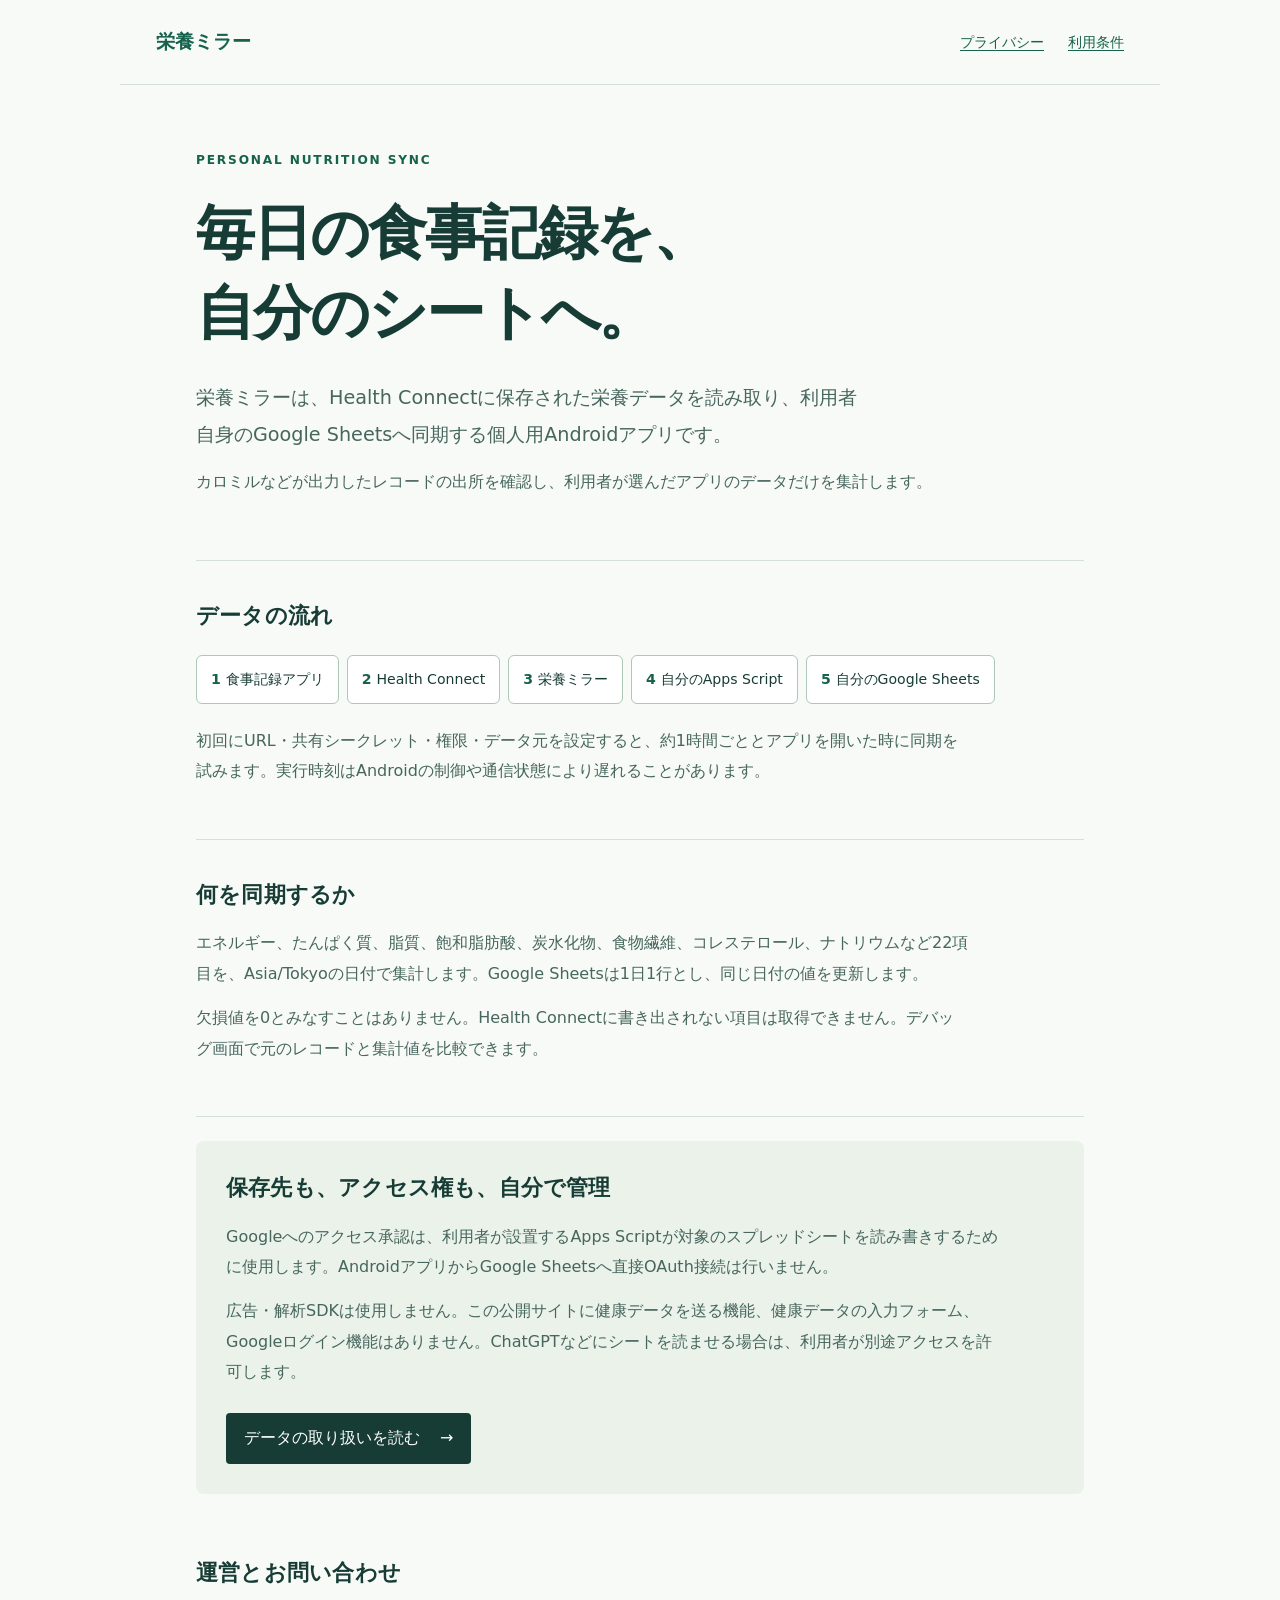
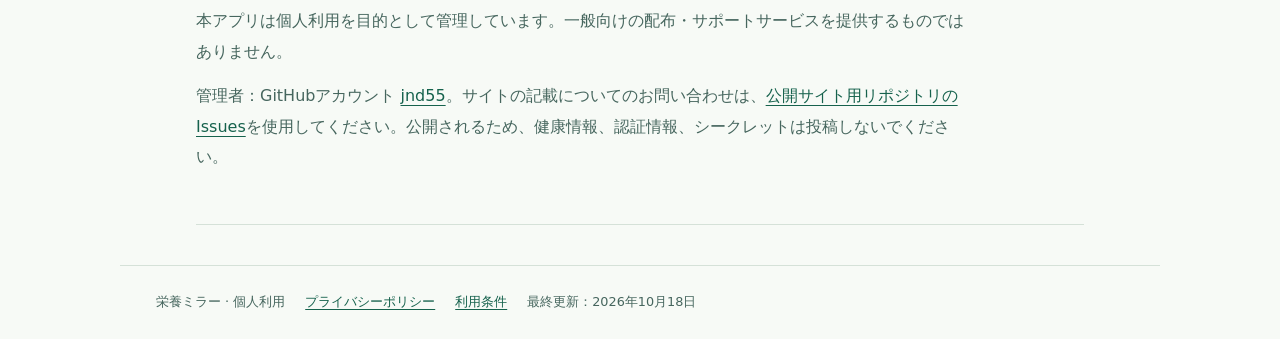
<file: index.html>
<!doctype html>
<html lang="ja">
<head>
  <meta charset="utf-8">
  <meta name="google-site-verification" content="fksKuAL34yP-K4wsZIamtt02cBmA-OXWm8RR5H4W42g" />
  <meta name="viewport" content="width=device-width,initial-scale=1">
  <meta name="description" content="栄養ミラーは、選択したアプリのHealth Connect栄養データを、自分のGoogle Sheetsへ日別に同期する個人用Androidアプリです。">
  <title>栄養ミラー｜個人用の食事データ同期</title>
  <link rel="stylesheet" href="style.css">
</head>
<body>
  <a class="skip" href="#main">本文へ移動</a>
  <header><a class="brand" href="index.html">栄養ミラー</a><nav aria-label="メイン"><a href="privacy.html">プライバシー</a><a href="terms.html">利用条件</a></nav></header>
  <main id="main">
    <section class="intro">
      <p class="eyebrow">PERSONAL NUTRITION SYNC</p>
      <h1>毎日の食事記録を、<br>自分のシートへ。</h1>
      <p class="lead">栄養ミラーは、Health Connectに保存された栄養データを読み取り、利用者自身のGoogle Sheetsへ同期する個人用Androidアプリです。</p>
      <p>カロミルなどが出力したレコードの出所を確認し、利用者が選んだアプリのデータだけを集計します。</p>
    </section>
    <section aria-labelledby="route"><h2 id="route">データの流れ</h2>
      <ol class="route"><li>食事記録アプリ</li><li>Health Connect</li><li>栄養ミラー</li><li>自分のApps Script</li><li>自分のGoogle Sheets</li></ol>
      <p>初回にURL・共有シークレット・権限・データ元を設定すると、約1時間ごととアプリを開いた時に同期を試みます。実行時刻はAndroidの制御や通信状態により遅れることがあります。</p>
    </section>
    <section aria-labelledby="details"><h2 id="details">何を同期するか</h2>
      <p>エネルギー、たんぱく質、脂質、飽和脂肪酸、炭水化物、食物繊維、コレステロール、ナトリウムなど22項目を、Asia/Tokyoの日付で集計します。Google Sheetsは1日1行とし、同じ日付の値を更新します。</p>
      <p>欠損値を0とみなすことはありません。Health Connectに書き出されない項目は取得できません。デバッグ画面で元のレコードと集計値を比較できます。</p>
    </section>
    <section class="notice" aria-labelledby="ownership"><h2 id="ownership">保存先も、アクセス権も、自分で管理</h2>
      <p>Googleへのアクセス承認は、利用者が設置するApps Scriptが対象のスプレッドシートを読み書きするために使用します。AndroidアプリからGoogle Sheetsへ直接OAuth接続は行いません。</p>
      <p>広告・解析SDKは使用しません。この公開サイトに健康データを送る機能、健康データの入力フォーム、Googleログイン機能はありません。ChatGPTなどにシートを読ませる場合は、利用者が別途アクセスを許可します。</p>
      <a class="button" href="privacy.html">データの取り扱いを読む <span aria-hidden="true">→</span></a>
    </section>
    <section><h2>運営とお問い合わせ</h2>
      <p>本アプリは個人利用を目的として管理しています。一般向けの配布・サポートサービスを提供するものではありません。</p>
      <p>管理者：GitHubアカウント <a href="https://github.com/jnd55">jnd55</a>。サイトの記載についてのお問い合わせは、<a href="https://github.com/jnd55/jnd55.github.io/issues">公開サイト用リポジトリのIssues</a>を使用してください。公開されるため、健康情報、認証情報、シークレットは投稿しないでください。</p>
    </section>
  </main>
  <footer><span>栄養ミラー · 個人利用</span><a href="privacy.html">プライバシーポリシー</a><a href="terms.html">利用条件</a><span>最終更新：2026年10月18日</span></footer>
</body>
</html>
</file>
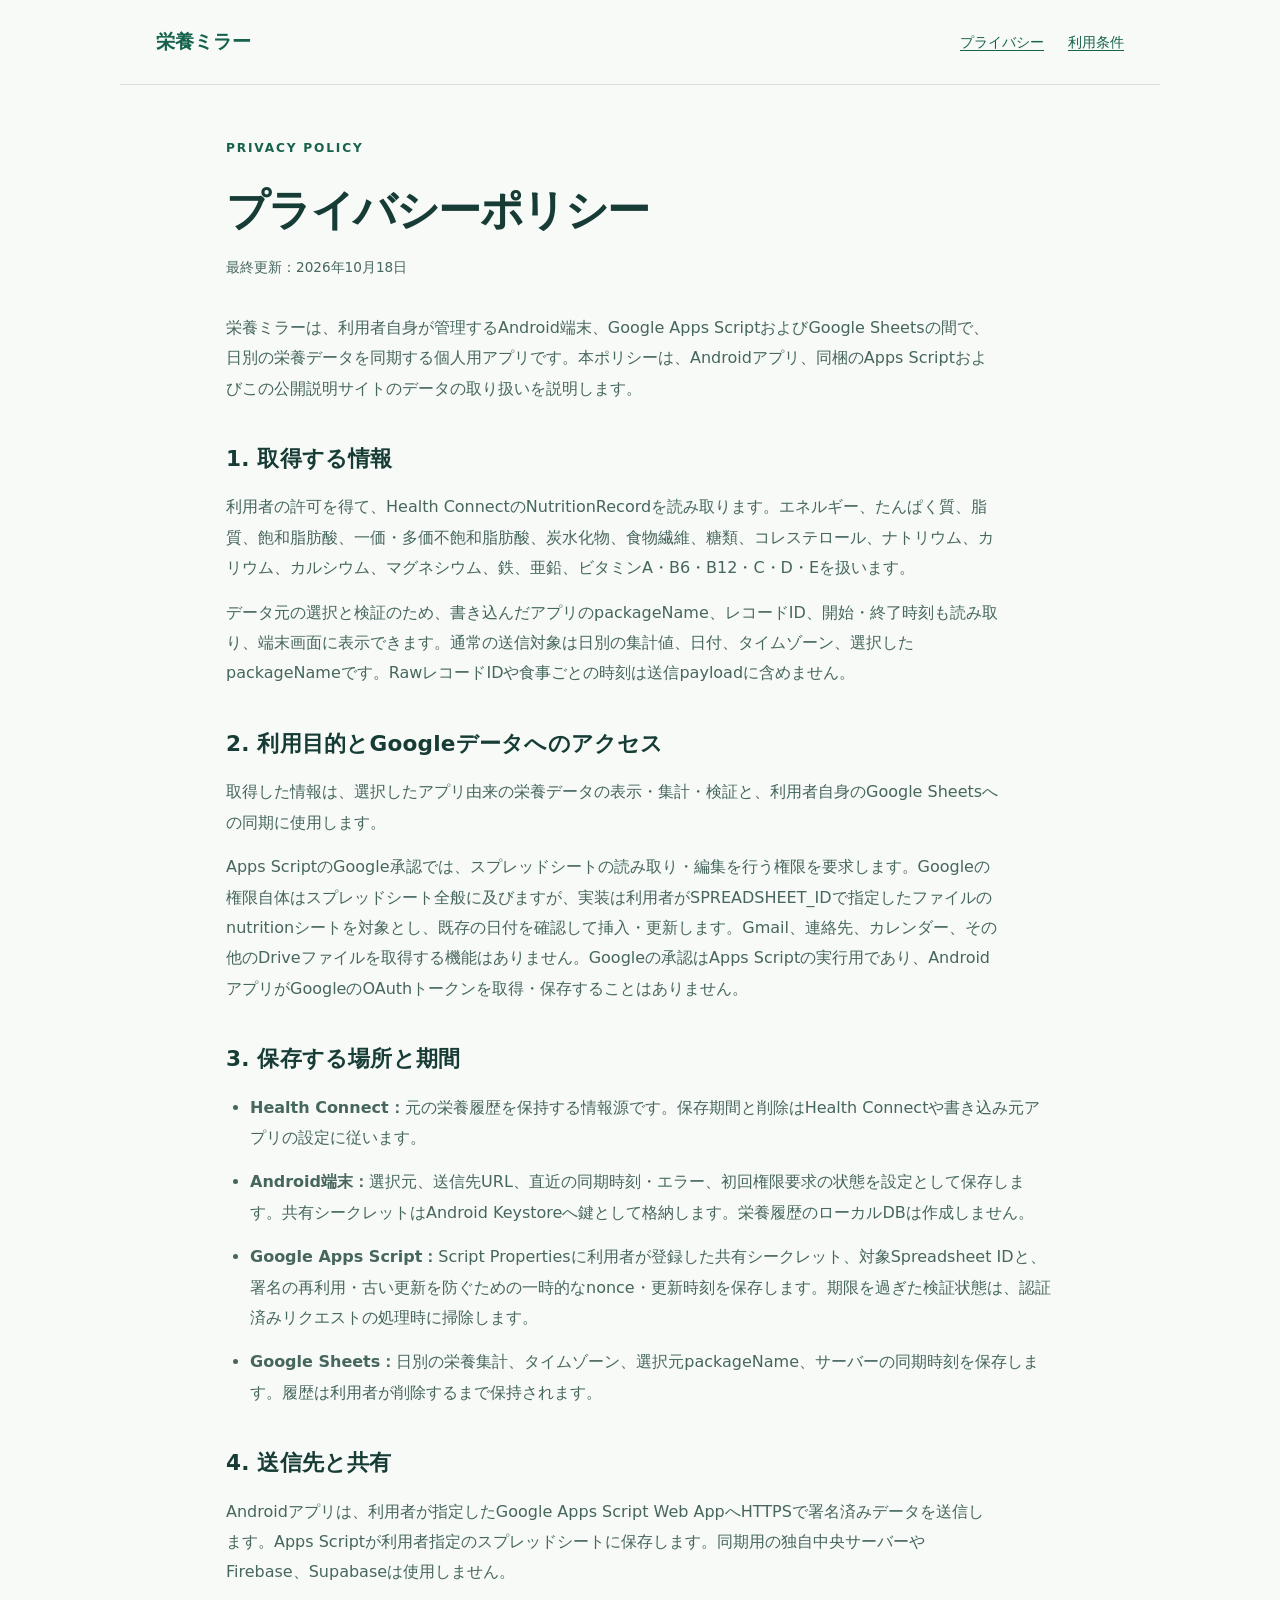
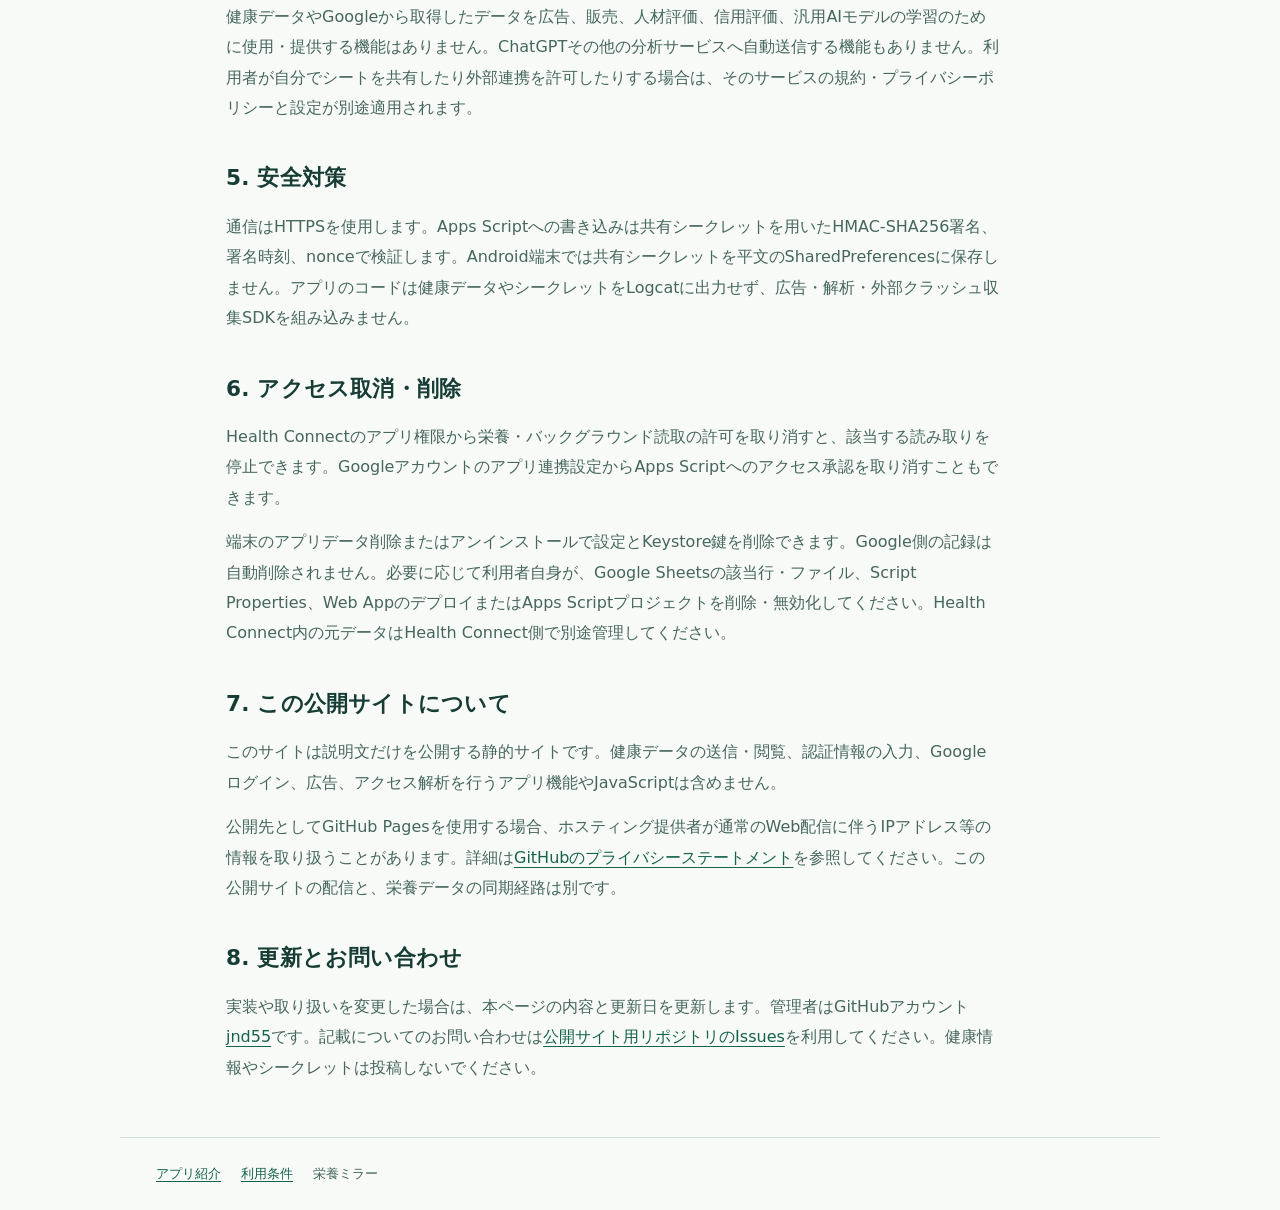
<file: privacy.html>
<!doctype html>
<html lang="ja">
<head><meta charset="utf-8"><meta name="viewport" content="width=device-width,initial-scale=1"><meta name="description" content="栄養ミラーにおけるHealth Connect・Google Sheetsのデータ利用、保存、削除の説明。"><title>プライバシーポリシー｜栄養ミラー</title><link rel="stylesheet" href="style.css"></head>
<body>
  <a class="skip" href="#main">本文へ移動</a>
  <header><a class="brand" href="index.html">栄養ミラー</a><nav aria-label="メイン"><a href="privacy.html" aria-current="page">プライバシー</a><a href="terms.html">利用条件</a></nav></header>
  <main id="main" class="document">
    <p class="eyebrow">PRIVACY POLICY</p><h1>プライバシーポリシー</h1><p class="date">最終更新：2026年10月18日</p>
    <p>栄養ミラーは、利用者自身が管理するAndroid端末、Google Apps ScriptおよびGoogle Sheetsの間で、日別の栄養データを同期する個人用アプリです。本ポリシーは、Androidアプリ、同梱のApps Scriptおよびこの公開説明サイトのデータの取り扱いを説明します。</p>
    <h2>1. 取得する情報</h2>
    <p>利用者の許可を得て、Health ConnectのNutritionRecordを読み取ります。エネルギー、たんぱく質、脂質、飽和脂肪酸、一価・多価不飽和脂肪酸、炭水化物、食物繊維、糖類、コレステロール、ナトリウム、カリウム、カルシウム、マグネシウム、鉄、亜鉛、ビタミンA・B6・B12・C・D・Eを扱います。</p>
    <p>データ元の選択と検証のため、書き込んだアプリのpackageName、レコードID、開始・終了時刻も読み取り、端末画面に表示できます。通常の送信対象は日別の集計値、日付、タイムゾーン、選択したpackageNameです。RawレコードIDや食事ごとの時刻は送信payloadに含めません。</p>
    <h2>2. 利用目的とGoogleデータへのアクセス</h2>
    <p>取得した情報は、選択したアプリ由来の栄養データの表示・集計・検証と、利用者自身のGoogle Sheetsへの同期に使用します。</p>
    <p>Apps ScriptのGoogle承認では、スプレッドシートの読み取り・編集を行う権限を要求します。Googleの権限自体はスプレッドシート全般に及びますが、実装は利用者がSPREADSHEET_IDで指定したファイルのnutritionシートを対象とし、既存の日付を確認して挿入・更新します。Gmail、連絡先、カレンダー、その他のDriveファイルを取得する機能はありません。Googleの承認はApps Scriptの実行用であり、AndroidアプリがGoogleのOAuthトークンを取得・保存することはありません。</p>
    <h2>3. 保存する場所と期間</h2>
    <ul>
      <li><strong>Health Connect：</strong>元の栄養履歴を保持する情報源です。保存期間と削除はHealth Connectや書き込み元アプリの設定に従います。</li>
      <li><strong>Android端末：</strong>選択元、送信先URL、直近の同期時刻・エラー、初回権限要求の状態を設定として保存します。共有シークレットはAndroid Keystoreへ鍵として格納します。栄養履歴のローカルDBは作成しません。</li>
      <li><strong>Google Apps Script：</strong>Script Propertiesに利用者が登録した共有シークレット、対象Spreadsheet IDと、署名の再利用・古い更新を防ぐための一時的なnonce・更新時刻を保存します。期限を過ぎた検証状態は、認証済みリクエストの処理時に掃除します。</li>
      <li><strong>Google Sheets：</strong>日別の栄養集計、タイムゾーン、選択元packageName、サーバーの同期時刻を保存します。履歴は利用者が削除するまで保持されます。</li>
    </ul>
    <h2>4. 送信先と共有</h2>
    <p>Androidアプリは、利用者が指定したGoogle Apps Script Web AppへHTTPSで署名済みデータを送信します。Apps Scriptが利用者指定のスプレッドシートに保存します。同期用の独自中央サーバーやFirebase、Supabaseは使用しません。</p>
    <p>健康データやGoogleから取得したデータを広告、販売、人材評価、信用評価、汎用AIモデルの学習のために使用・提供する機能はありません。ChatGPTその他の分析サービスへ自動送信する機能もありません。利用者が自分でシートを共有したり外部連携を許可したりする場合は、そのサービスの規約・プライバシーポリシーと設定が別途適用されます。</p>
    <h2>5. 安全対策</h2>
    <p>通信はHTTPSを使用します。Apps Scriptへの書き込みは共有シークレットを用いたHMAC-SHA256署名、署名時刻、nonceで検証します。Android端末では共有シークレットを平文のSharedPreferencesに保存しません。アプリのコードは健康データやシークレットをLogcatに出力せず、広告・解析・外部クラッシュ収集SDKを組み込みません。</p>
    <h2>6. アクセス取消・削除</h2>
    <p>Health Connectのアプリ権限から栄養・バックグラウンド読取の許可を取り消すと、該当する読み取りを停止できます。Googleアカウントのアプリ連携設定からApps Scriptへのアクセス承認を取り消すこともできます。</p>
    <p>端末のアプリデータ削除またはアンインストールで設定とKeystore鍵を削除できます。Google側の記録は自動削除されません。必要に応じて利用者自身が、Google Sheetsの該当行・ファイル、Script Properties、Web AppのデプロイまたはApps Scriptプロジェクトを削除・無効化してください。Health Connect内の元データはHealth Connect側で別途管理してください。</p>
    <h2>7. この公開サイトについて</h2>
    <p>このサイトは説明文だけを公開する静的サイトです。健康データの送信・閲覧、認証情報の入力、Googleログイン、広告、アクセス解析を行うアプリ機能やJavaScriptは含めません。</p>
    <p>公開先としてGitHub Pagesを使用する場合、ホスティング提供者が通常のWeb配信に伴うIPアドレス等の情報を取り扱うことがあります。詳細は<a href="https://docs.github.com/en/site-policy/privacy-policies/github-general-privacy-statement">GitHubのプライバシーステートメント</a>を参照してください。この公開サイトの配信と、栄養データの同期経路は別です。</p>
    <h2>8. 更新とお問い合わせ</h2>
    <p>実装や取り扱いを変更した場合は、本ページの内容と更新日を更新します。管理者はGitHubアカウント<a href="https://github.com/jnd55">jnd55</a>です。記載についてのお問い合わせは<a href="https://github.com/jnd55/jnd55.github.io/issues">公開サイト用リポジトリのIssues</a>を利用してください。健康情報やシークレットは投稿しないでください。</p>
  </main>
  <footer><a href="index.html">アプリ紹介</a><a href="terms.html">利用条件</a><span>栄養ミラー</span></footer>
</body>
</html>
</file>
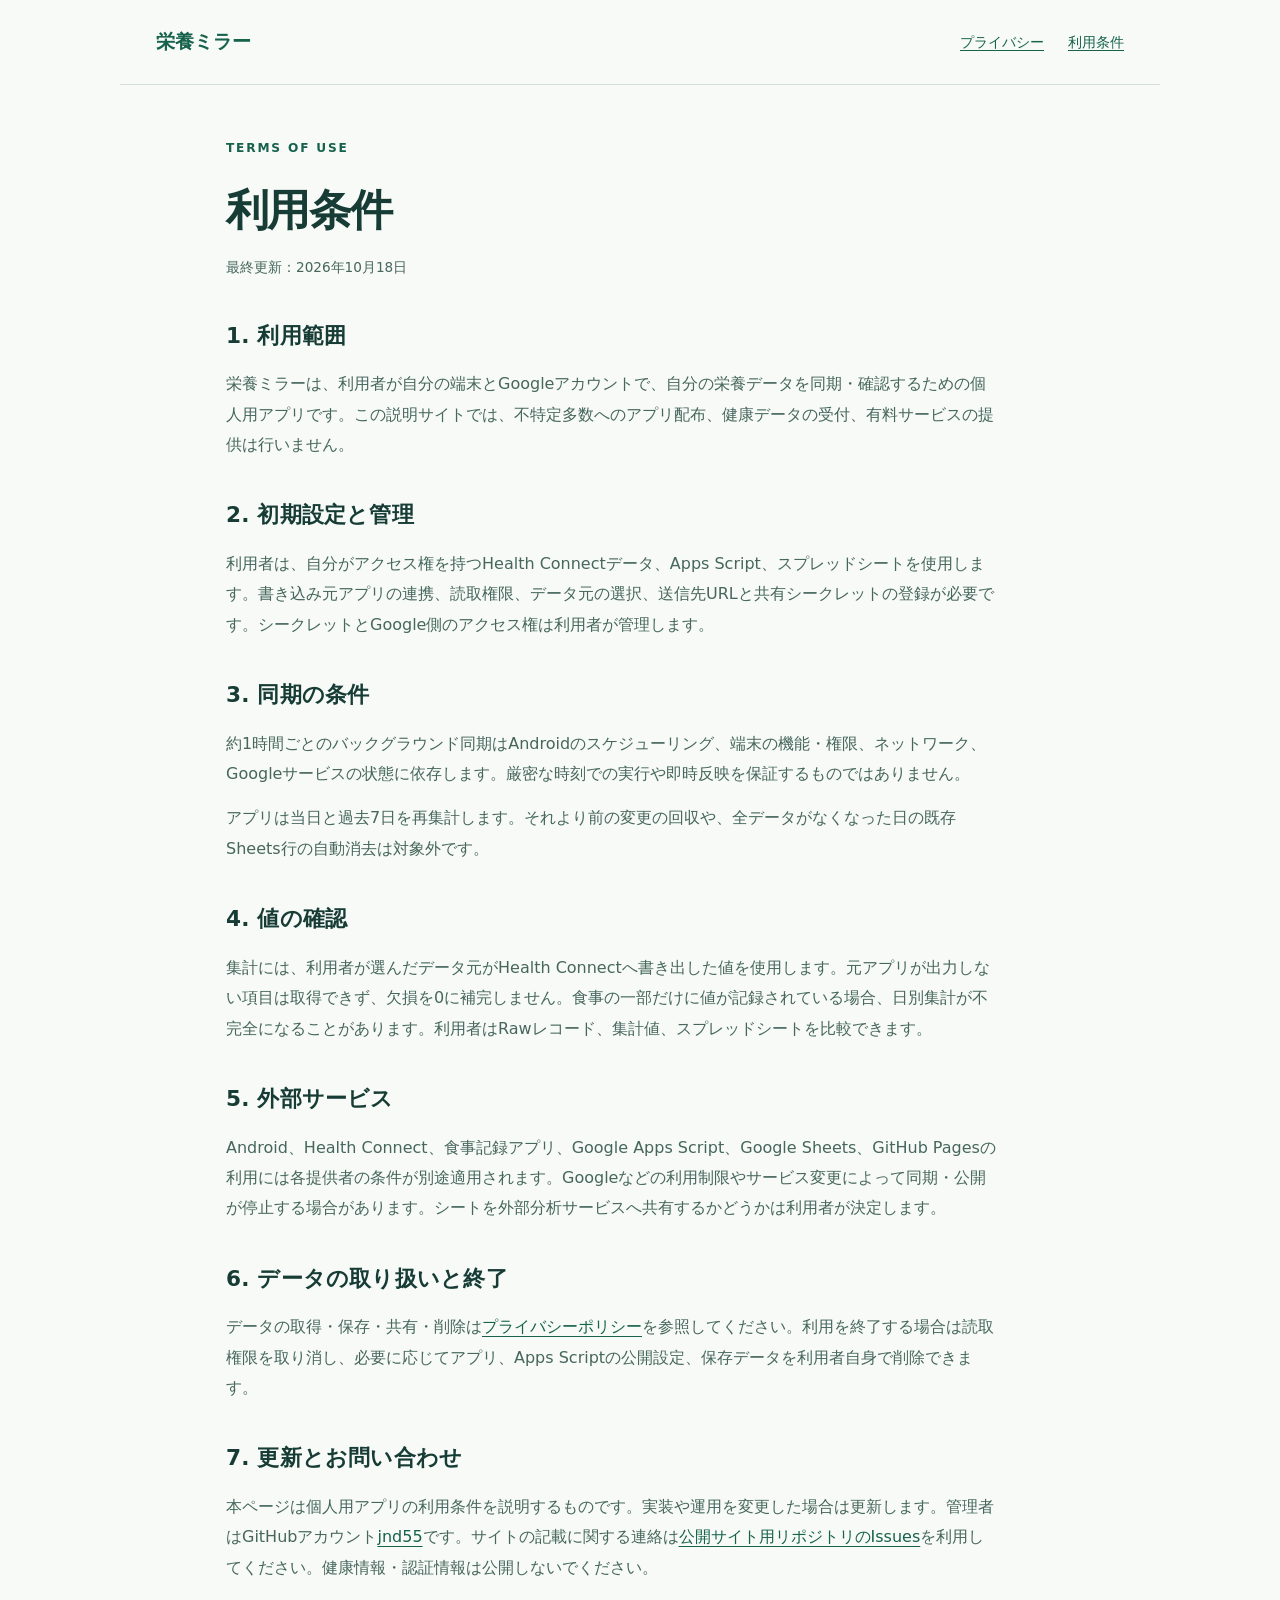
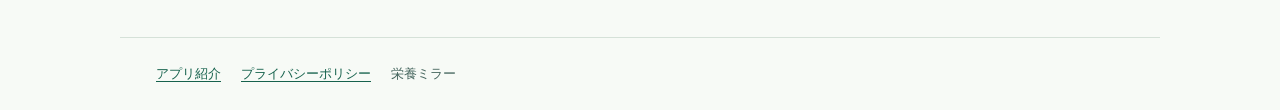
<file: terms.html>
<!doctype html>
<html lang="ja">
<head><meta charset="utf-8"><meta name="viewport" content="width=device-width,initial-scale=1"><meta name="description" content="個人用Androidアプリ「栄養ミラー」の利用範囲、同期条件、データ管理の説明。"><title>利用条件｜栄養ミラー</title><link rel="stylesheet" href="style.css"></head>
<body>
  <a class="skip" href="#main">本文へ移動</a>
  <header><a class="brand" href="index.html">栄養ミラー</a><nav aria-label="メイン"><a href="privacy.html">プライバシー</a><a href="terms.html" aria-current="page">利用条件</a></nav></header>
  <main id="main" class="document">
    <p class="eyebrow">TERMS OF USE</p><h1>利用条件</h1><p class="date">最終更新：2026年10月18日</p>
    <h2>1. 利用範囲</h2><p>栄養ミラーは、利用者が自分の端末とGoogleアカウントで、自分の栄養データを同期・確認するための個人用アプリです。この説明サイトでは、不特定多数へのアプリ配布、健康データの受付、有料サービスの提供は行いません。</p>
    <h2>2. 初期設定と管理</h2><p>利用者は、自分がアクセス権を持つHealth Connectデータ、Apps Script、スプレッドシートを使用します。書き込み元アプリの連携、読取権限、データ元の選択、送信先URLと共有シークレットの登録が必要です。シークレットとGoogle側のアクセス権は利用者が管理します。</p>
    <h2>3. 同期の条件</h2><p>約1時間ごとのバックグラウンド同期はAndroidのスケジューリング、端末の機能・権限、ネットワーク、Googleサービスの状態に依存します。厳密な時刻での実行や即時反映を保証するものではありません。</p>
    <p>アプリは当日と過去7日を再集計します。それより前の変更の回収や、全データがなくなった日の既存Sheets行の自動消去は対象外です。</p>
    <h2>4. 値の確認</h2><p>集計には、利用者が選んだデータ元がHealth Connectへ書き出した値を使用します。元アプリが出力しない項目は取得できず、欠損を0に補完しません。食事の一部だけに値が記録されている場合、日別集計が不完全になることがあります。利用者はRawレコード、集計値、スプレッドシートを比較できます。</p>
    <h2>5. 外部サービス</h2><p>Android、Health Connect、食事記録アプリ、Google Apps Script、Google Sheets、GitHub Pagesの利用には各提供者の条件が別途適用されます。Googleなどの利用制限やサービス変更によって同期・公開が停止する場合があります。シートを外部分析サービスへ共有するかどうかは利用者が決定します。</p>
    <h2>6. データの取り扱いと終了</h2><p>データの取得・保存・共有・削除は<a href="privacy.html">プライバシーポリシー</a>を参照してください。利用を終了する場合は読取権限を取り消し、必要に応じてアプリ、Apps Scriptの公開設定、保存データを利用者自身で削除できます。</p>
    <h2>7. 更新とお問い合わせ</h2><p>本ページは個人用アプリの利用条件を説明するものです。実装や運用を変更した場合は更新します。管理者はGitHubアカウント<a href="https://github.com/jnd55">jnd55</a>です。サイトの記載に関する連絡は<a href="https://github.com/jnd55/jnd55.github.io/issues">公開サイト用リポジトリのIssues</a>を利用してください。健康情報・認証情報は公開しないでください。</p>
  </main>
  <footer><a href="index.html">アプリ紹介</a><a href="privacy.html">プライバシーポリシー</a><span>栄養ミラー</span></footer>
</body>
</html>
</file>
<file: style.css>
:root{color-scheme:light;--ink:#163c35;--muted:#46665e;--accent:#16624d;--paper:#f7faf6;--line:#d5e1d8}
*{box-sizing:border-box}html{font-family:system-ui,-apple-system,"Segoe UI","Noto Sans JP",sans-serif;line-height:1.9;scroll-behavior:smooth}body{margin:0;color:var(--ink);background:var(--paper)}a{color:var(--accent);text-underline-offset:.22em}a:hover{color:#083c2b}a:focus-visible{outline:3px solid #b16d18;outline-offset:4px}header,footer{max-width:1040px;margin:auto;padding:24px 36px;display:flex;align-items:center;justify-content:space-between;gap:20px}header{border-bottom:1px solid var(--line)}.brand{font-size:1.2rem;font-weight:750;text-decoration:none;white-space:nowrap}nav{display:flex;gap:24px;flex-wrap:wrap}nav a{font-size:.9rem}main{max-width:960px;margin:auto;padding:0 36px 40px}section{padding:38px 0;border-bottom:1px solid var(--line)}.intro{padding:64px 0 48px}.eyebrow{font-size:.76rem;letter-spacing:.15em;font-weight:700;color:var(--accent);margin:0 0 20px}h1{font-size:clamp(2.2rem,5.5vw,3.7rem);line-height:1.35;letter-spacing:-.035em;margin:0 0 28px;font-weight:760}h2{font-size:1.35rem;line-height:1.6;letter-spacing:.01em;margin:0 0 16px}p{margin:14px 0;color:var(--muted);max-width:76ch}.lead{font-size:1.2rem;line-height:1.9;max-width:55ch}.route{list-style:none;padding:0;margin:22px 0;display:flex;gap:8px;flex-wrap:wrap;counter-reset:route}.route li{counter-increment:route;padding:10px 14px;border:1px solid #aec8b8;border-radius:6px;background:#fff;font-size:.88rem}.route li:before{content:counter(route) "  ";font-weight:750;color:var(--accent)}.notice{background:#eaf2e9;padding:30px;margin:24px 0;border:0;border-radius:8px}.button{display:inline-flex;gap:20px;padding:10px 18px;margin-top:12px;border-radius:4px;background:var(--ink);color:#fff;text-decoration:none}.button:hover{background:#0b5140;color:white}footer{justify-content:flex-start;flex-wrap:wrap;border-top:1px solid var(--line);font-size:.8rem;color:var(--muted)}.document{max-width:900px;padding-top:52px}.document h1{font-size:clamp(1.9rem,4vw,2.7rem)}.document h2{margin-top:38px}.document ul{padding-left:24px;color:var(--muted)}.document li{margin:14px 0}.date{font-size:.85rem;margin-top:-12px;margin-bottom:32px}.skip{position:fixed;top:-100px;left:16px;padding:8px 14px;background:white;z-index:1}.skip:focus{top:12px}@media(max-width:600px){header,footer{padding:20px}header{align-items:flex-start;flex-direction:column;gap:10px}nav{gap:20px}main{padding-left:20px;padding-right:20px}.intro{padding-top:44px}.lead{font-size:1.05rem}h1{font-size:2.25rem}.notice{padding:22px}.route{display:grid;grid-template-columns:1fr}.route li{padding:9px 14px}.document{padding-top:36px}.document h1{font-size:1.8rem}}@media(prefers-reduced-motion:reduce){html{scroll-behavior:auto}}
</file>
